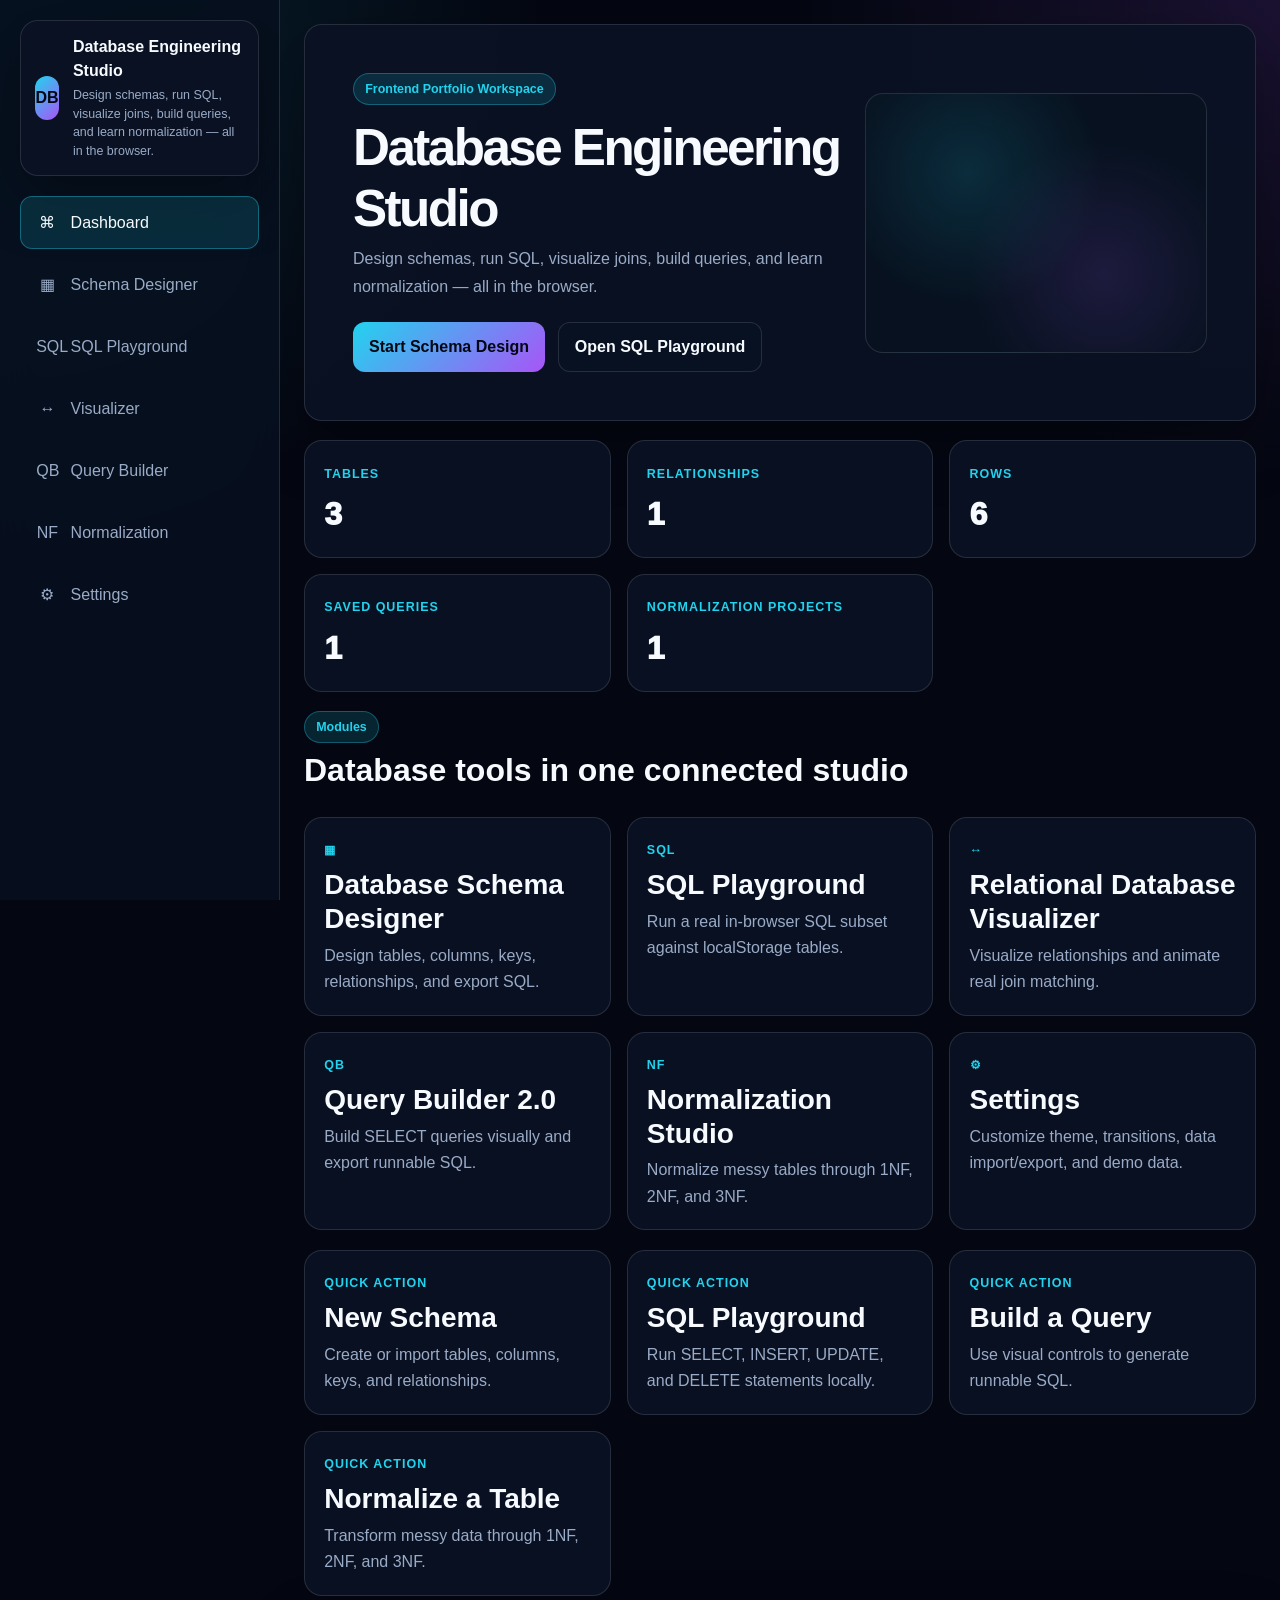
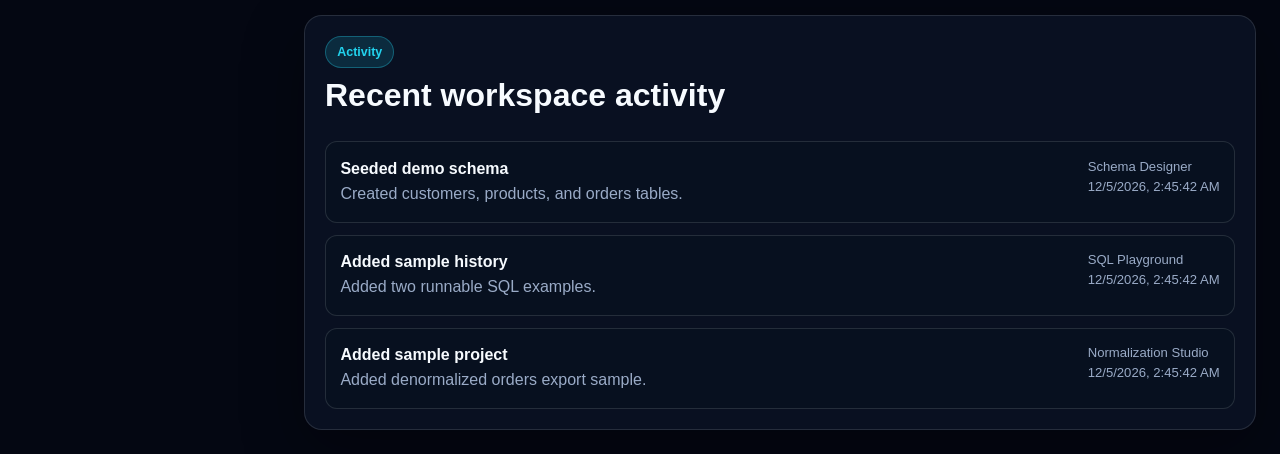
<file: index.html>
<!DOCTYPE html>
<html lang="en">

<head>
    <meta charset="UTF-8" />
    <meta name="viewport" content="width=device-width, initial-scale=1.0" />
    <title>Database Engineering Studio — Visual Schema Designer, SQL Playground & ER Diagram Tool</title>
    <link rel="icon" type="image/svg+xml" href="assets/favicon.svg" />
    <meta name="description" content="A browser-based database engineering toolkit featuring a visual schema designer, SQL playground, ER diagram visualizer, query builder, normalization studio, and dynamic workspace powered entirely by HTML, CSS, JavaScript, Bootstrap, jQuery, and localStorage." />
    <link rel="canonical" href="https://fazal305.github.io/database-engineering-studio/" />

    <meta property="og:type" content="website" />
    <meta property="og:url" content="https://fazal305.github.io/database-engineering-studio/" />
    <meta property="og:title" content="Database Engineering Studio — Visual Schema Designer, SQL Playground & ER Diagram Tool" />
    <meta property="og:description" content="A browser-based database engineering toolkit featuring a visual schema designer, SQL playground, ER diagram visualizer, query builder, normalization studio, and dynamic workspace powered entirely by HTML, CSS, JavaScript, Bootstrap, jQuery, and localStorage." />

    <meta name="twitter:card" content="summary_large_image" />
    <meta name="twitter:title" content="Database Engineering Studio — Visual Schema Designer, SQL Playground & ER Diagram Tool" />
    <meta name="twitter:description" content="A browser-based database engineering toolkit featuring a visual schema designer, SQL playground, ER diagram visualizer, query builder, normalization studio, and dynamic workspace powered entirely by HTML, CSS, JavaScript, Bootstrap, jQuery, and localStorage." />

    <link rel="preconnect" href="https://fonts.googleapis.com">
    <link rel="preconnect" href="https://fonts.gstatic.com" crossorigin>
    <link href="https://fonts.googleapis.com/css2?family=Albert+Sans:wght@400;600;700;800;900&display=swap" rel="stylesheet">

    <link href="https://cdn.jsdelivr.net/npm/bootstrap@5.3.3/dist/css/bootstrap.min.css" rel="stylesheet">
    <link rel="stylesheet" href="styles.css">
    <link rel="stylesheet" href="css/dashboard.css">
</head>

<body>
    <div id="app"></div>

    <script src="https://code.jquery.com/jquery-3.7.1.min.js"></script>
    <script src="https://cdn.jsdelivr.net/npm/bootstrap@5.3.3/dist/js/bootstrap.bundle.min.js"></script>
    <script src="js/shared.js"></script>
    <script src="js/dashboard.js"></script>
</body>

</html>
</file>
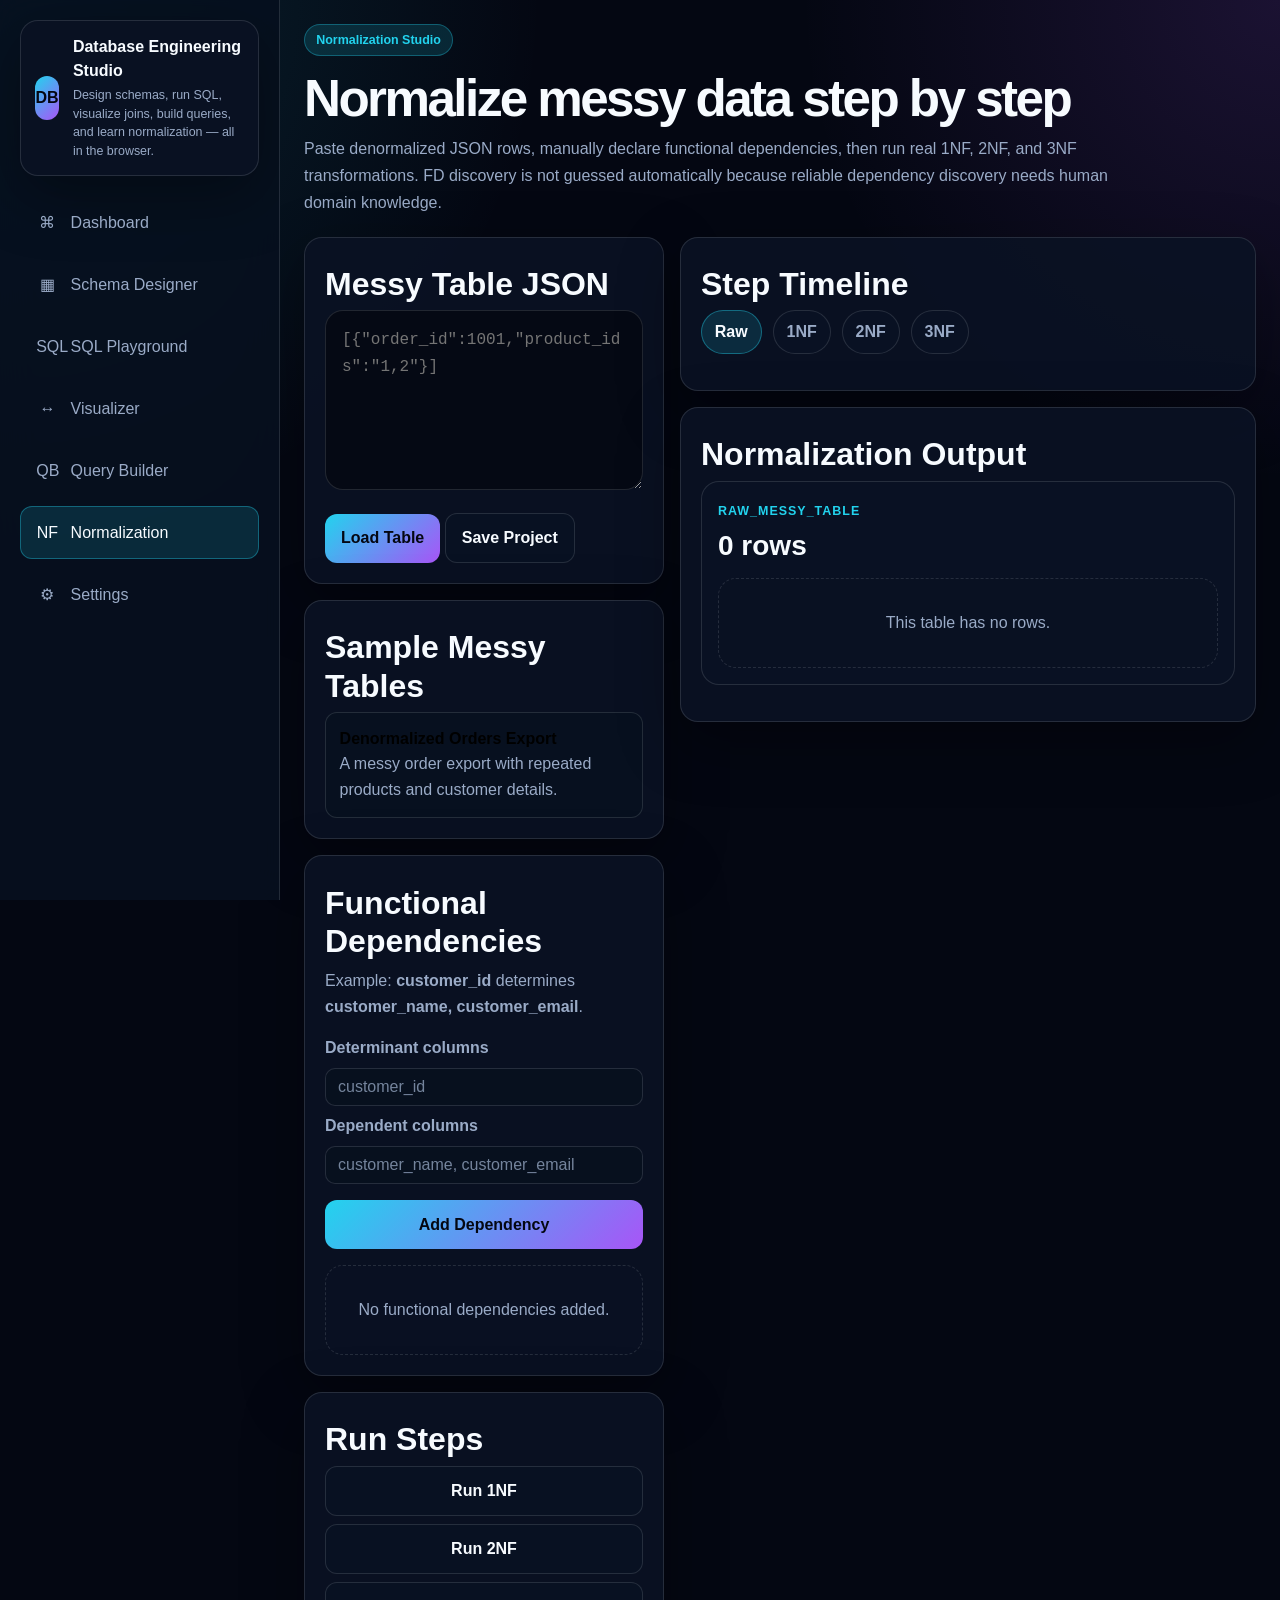
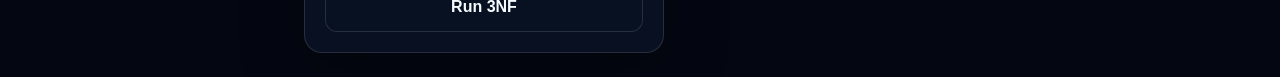
<file: normalization-studio.html>
<!DOCTYPE html>
<html lang="en">

<head>
    <meta charset="UTF-8" />
    <meta name="viewport" content="width=device-width, initial-scale=1.0" />
    <title>Normalization Studio — 1NF, 2NF & 3NF Practice | Database Engineering Studio</title>
    <link rel="icon" type="image/svg+xml" href="assets/favicon.svg" />
    <meta name="description" content="Practice database normalization in the browser: step through 1NF, 2NF, and 3NF transformations in the Normalization Studio, part of a database engineering toolkit built with HTML, CSS, JavaScript, Bootstrap, jQuery, and localStorage." />
    <link rel="canonical" href="https://fazal305.github.io/database-engineering-studio/normalization-studio.html" />

    <meta property="og:type" content="website" />
    <meta property="og:url" content="https://fazal305.github.io/database-engineering-studio/normalization-studio.html" />
    <meta property="og:title" content="Normalization Studio — 1NF, 2NF & 3NF Practice | Database Engineering Studio" />
    <meta property="og:description" content="Practice database normalization in the browser: step through 1NF, 2NF, and 3NF transformations in the Normalization Studio, part of a database engineering toolkit built with HTML, CSS, JavaScript, Bootstrap, jQuery, and localStorage." />

    <meta name="twitter:card" content="summary_large_image" />
    <meta name="twitter:title" content="Normalization Studio — 1NF, 2NF & 3NF Practice | Database Engineering Studio" />
    <meta name="twitter:description" content="Practice database normalization in the browser: step through 1NF, 2NF, and 3NF transformations in the Normalization Studio, part of a database engineering toolkit built with HTML, CSS, JavaScript, Bootstrap, jQuery, and localStorage." />

    <link rel="preconnect" href="https://fonts.googleapis.com">
    <link rel="preconnect" href="https://fonts.gstatic.com" crossorigin>
    <link href="https://fonts.googleapis.com/css2?family=Albert+Sans:wght@400;600;700;800;900&display=swap" rel="stylesheet">

    <link href="https://cdn.jsdelivr.net/npm/bootstrap@5.3.3/dist/css/bootstrap.min.css" rel="stylesheet">
    <link rel="stylesheet" href="styles.css">
    <link rel="stylesheet" href="css/normalization-studio.css">
</head>

<body>
    <div id="app"></div>

    <script src="https://code.jquery.com/jquery-3.7.1.min.js"></script>
    <script src="https://cdn.jsdelivr.net/npm/bootstrap@5.3.3/dist/js/bootstrap.bundle.min.js"></script>
    <script src="js/shared.js"></script>
    <script src="js/normalization-studio.js"></script>
</body>

</html>
</file>
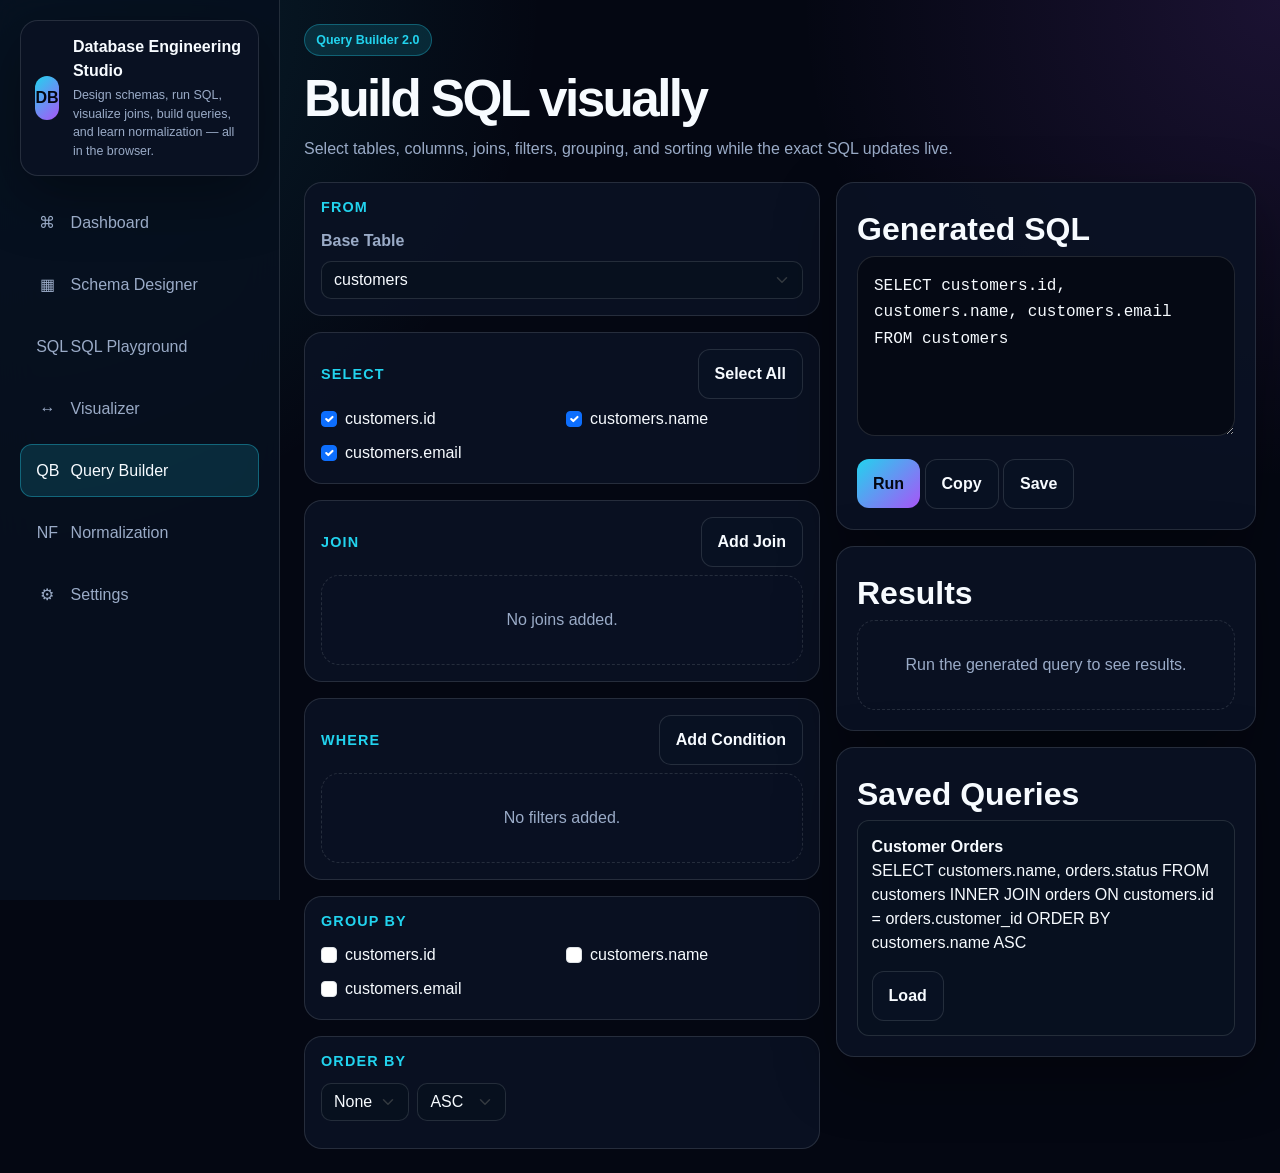
<file: query-builder.html>
<!DOCTYPE html>
<html lang="en">

<head>
    <meta charset="UTF-8" />
    <meta name="viewport" content="width=device-width, initial-scale=1.0" />
    <title>Query Builder 2.0 — Visual SQL Query Builder | Database Engineering Studio</title>
    <link rel="icon" type="image/svg+xml" href="assets/favicon.svg" />
    <meta name="description" content="Build SQL queries visually and see the exact statements they generate in Query Builder 2.0, part of a browser-based database engineering toolkit built with HTML, CSS, JavaScript, Bootstrap, jQuery, and localStorage." />
    <link rel="canonical" href="https://fazal305.github.io/database-engineering-studio/query-builder.html" />

    <meta property="og:type" content="website" />
    <meta property="og:url" content="https://fazal305.github.io/database-engineering-studio/query-builder.html" />
    <meta property="og:title" content="Query Builder 2.0 — Visual SQL Query Builder | Database Engineering Studio" />
    <meta property="og:description" content="Build SQL queries visually and see the exact statements they generate in Query Builder 2.0, part of a browser-based database engineering toolkit built with HTML, CSS, JavaScript, Bootstrap, jQuery, and localStorage." />

    <meta name="twitter:card" content="summary_large_image" />
    <meta name="twitter:title" content="Query Builder 2.0 — Visual SQL Query Builder | Database Engineering Studio" />
    <meta name="twitter:description" content="Build SQL queries visually and see the exact statements they generate in Query Builder 2.0, part of a browser-based database engineering toolkit built with HTML, CSS, JavaScript, Bootstrap, jQuery, and localStorage." />

    <link rel="preconnect" href="https://fonts.googleapis.com">
    <link rel="preconnect" href="https://fonts.gstatic.com" crossorigin>
    <link href="https://fonts.googleapis.com/css2?family=Albert+Sans:wght@400;600;700;800;900&display=swap" rel="stylesheet">

    <link href="https://cdn.jsdelivr.net/npm/bootstrap@5.3.3/dist/css/bootstrap.min.css" rel="stylesheet">
    <link rel="stylesheet" href="styles.css">
    <link rel="stylesheet" href="css/query-builder.css">
</head>

<body>
    <div id="app"></div>

    <script src="https://code.jquery.com/jquery-3.7.1.min.js"></script>
    <script src="https://cdn.jsdelivr.net/npm/bootstrap@5.3.3/dist/js/bootstrap.bundle.min.js"></script>
    <script src="js/shared.js"></script>
    <script src="js/query-builder.js"></script>
</body>

</html>
</file>
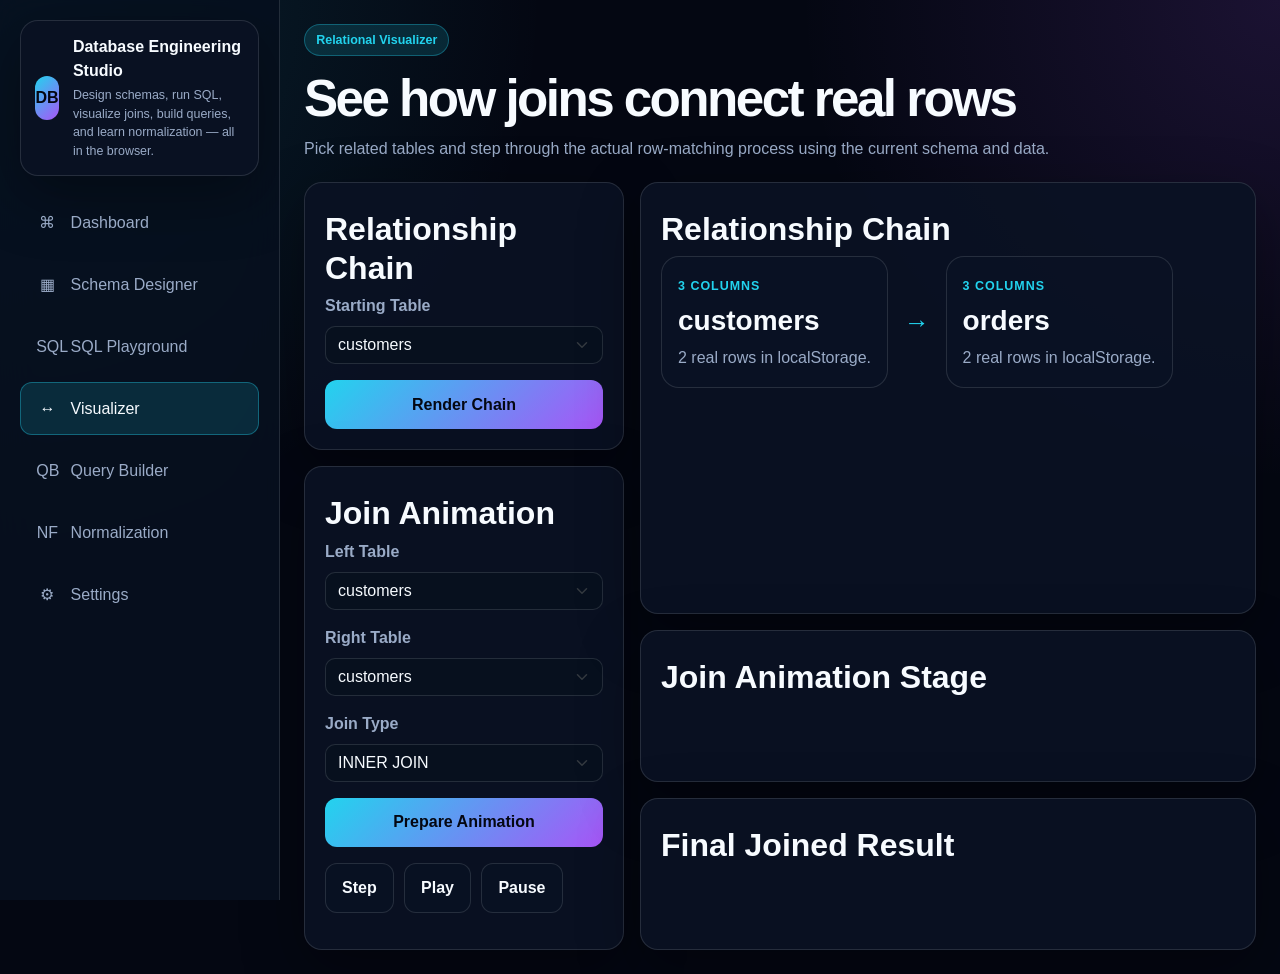
<file: relational-visualizer.html>
<!DOCTYPE html>
<html lang="en">

<head>
    <meta charset="UTF-8" />
    <meta name="viewport" content="width=device-width, initial-scale=1.0" />
    <title>Relational Visualizer — ER Diagram & Join Visualizer | Database Engineering Studio</title>
    <link rel="icon" type="image/svg+xml" href="assets/favicon.svg" />
    <meta name="description" content="Visualize how table joins connect rows with the Relational Visualizer, part of a browser-based database engineering toolkit featuring a visual schema designer, SQL playground, and query builder built with HTML, CSS, JavaScript, Bootstrap, jQuery, and localStorage." />
    <link rel="canonical" href="https://fazal305.github.io/database-engineering-studio/relational-visualizer.html" />

    <meta property="og:type" content="website" />
    <meta property="og:url" content="https://fazal305.github.io/database-engineering-studio/relational-visualizer.html" />
    <meta property="og:title" content="Relational Visualizer — ER Diagram & Join Visualizer | Database Engineering Studio" />
    <meta property="og:description" content="Visualize how table joins connect rows with the Relational Visualizer, part of a browser-based database engineering toolkit featuring a visual schema designer, SQL playground, and query builder built with HTML, CSS, JavaScript, Bootstrap, jQuery, and localStorage." />

    <meta name="twitter:card" content="summary_large_image" />
    <meta name="twitter:title" content="Relational Visualizer — ER Diagram & Join Visualizer | Database Engineering Studio" />
    <meta name="twitter:description" content="Visualize how table joins connect rows with the Relational Visualizer, part of a browser-based database engineering toolkit featuring a visual schema designer, SQL playground, and query builder built with HTML, CSS, JavaScript, Bootstrap, jQuery, and localStorage." />

    <link rel="preconnect" href="https://fonts.googleapis.com">
    <link rel="preconnect" href="https://fonts.gstatic.com" crossorigin>
    <link href="https://fonts.googleapis.com/css2?family=Albert+Sans:wght@400;600;700;800;900&display=swap" rel="stylesheet">

    <link href="https://cdn.jsdelivr.net/npm/bootstrap@5.3.3/dist/css/bootstrap.min.css" rel="stylesheet">
    <link rel="stylesheet" href="styles.css">
    <link rel="stylesheet" href="css/relational-visualizer.css">
</head>

<body>
    <div id="app"></div>

    <script src="https://code.jquery.com/jquery-3.7.1.min.js"></script>
    <script src="https://cdn.jsdelivr.net/npm/bootstrap@5.3.3/dist/js/bootstrap.bundle.min.js"></script>
    <script src="js/shared.js"></script>
    <script src="js/relational-visualizer.js"></script>
</body>

</html>
</file>
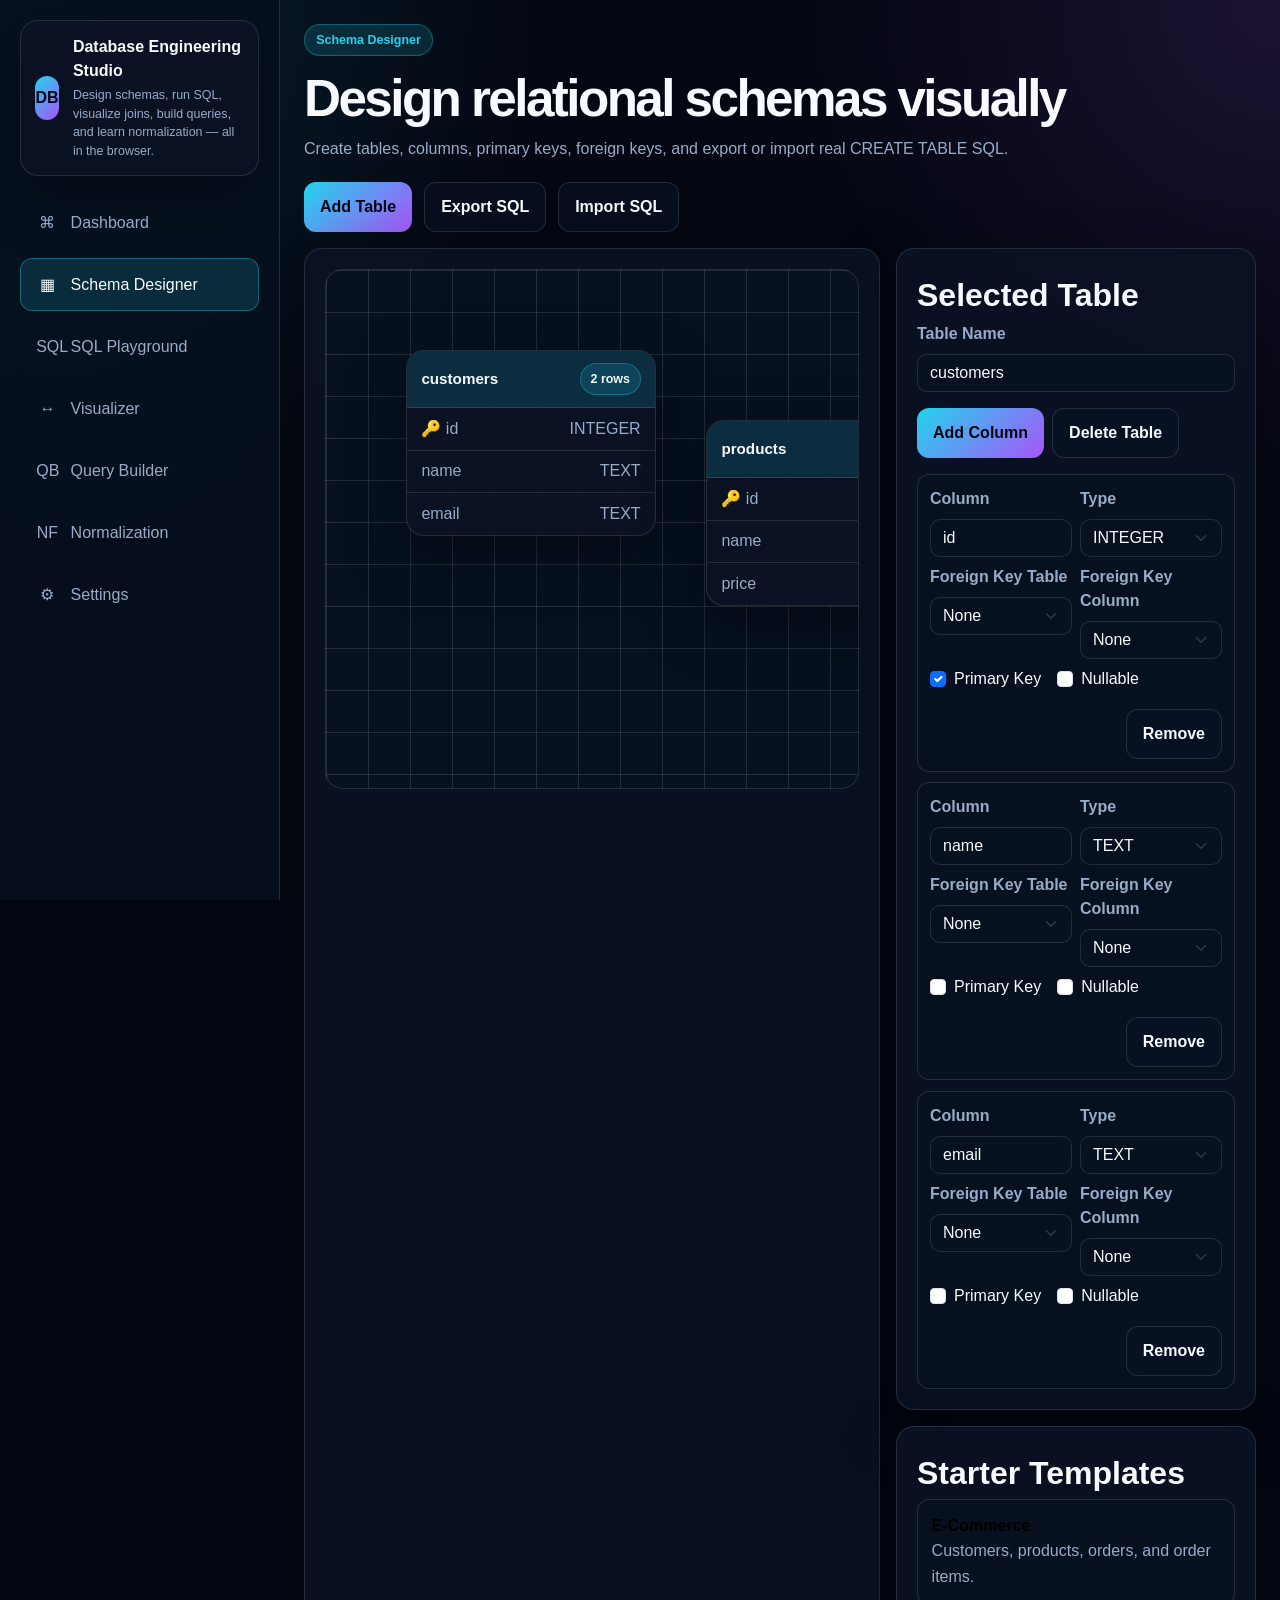
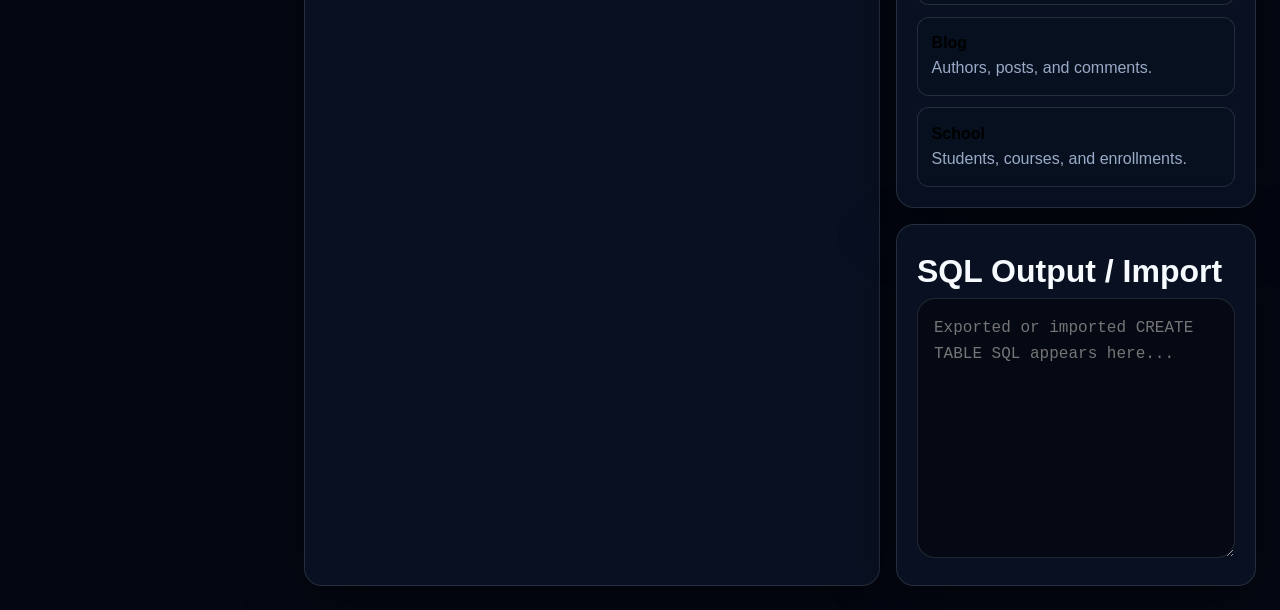
<file: schema-designer.html>
<!DOCTYPE html>
<html lang="en">

<head>
    <meta charset="UTF-8" />
    <meta name="viewport" content="width=device-width, initial-scale=1.0" />
    <title>Schema Designer — Visual Database Schema Tool | Database Engineering Studio</title>
    <link rel="icon" type="image/svg+xml" href="assets/favicon.svg" />
    <meta name="description" content="Design database schemas visually with tables, columns, primary keys, and foreign keys in the Schema Designer, part of a browser-based database engineering toolkit built with HTML, CSS, JavaScript, Bootstrap, jQuery, and localStorage." />
    <link rel="canonical" href="https://fazal305.github.io/database-engineering-studio/schema-designer.html" />

    <meta property="og:type" content="website" />
    <meta property="og:url" content="https://fazal305.github.io/database-engineering-studio/schema-designer.html" />
    <meta property="og:title" content="Schema Designer — Visual Database Schema Tool | Database Engineering Studio" />
    <meta property="og:description" content="Design database schemas visually with tables, columns, primary keys, and foreign keys in the Schema Designer, part of a browser-based database engineering toolkit built with HTML, CSS, JavaScript, Bootstrap, jQuery, and localStorage." />

    <meta name="twitter:card" content="summary_large_image" />
    <meta name="twitter:title" content="Schema Designer — Visual Database Schema Tool | Database Engineering Studio" />
    <meta name="twitter:description" content="Design database schemas visually with tables, columns, primary keys, and foreign keys in the Schema Designer, part of a browser-based database engineering toolkit built with HTML, CSS, JavaScript, Bootstrap, jQuery, and localStorage." />

    <link rel="preconnect" href="https://fonts.googleapis.com">
    <link rel="preconnect" href="https://fonts.gstatic.com" crossorigin>
    <link href="https://fonts.googleapis.com/css2?family=Albert+Sans:wght@400;600;700;800;900&display=swap" rel="stylesheet">

    <link href="https://cdn.jsdelivr.net/npm/bootstrap@5.3.3/dist/css/bootstrap.min.css" rel="stylesheet">
    <link rel="stylesheet" href="styles.css">
    <link rel="stylesheet" href="css/schema-designer.css">
</head>

<body>
    <div id="app"></div>

    <script src="https://code.jquery.com/jquery-3.7.1.min.js"></script>
    <script src="https://cdn.jsdelivr.net/npm/bootstrap@5.3.3/dist/js/bootstrap.bundle.min.js"></script>
    <script src="js/shared.js"></script>
    <script src="js/schema-designer.js"></script>
</body>

</html>
</file>
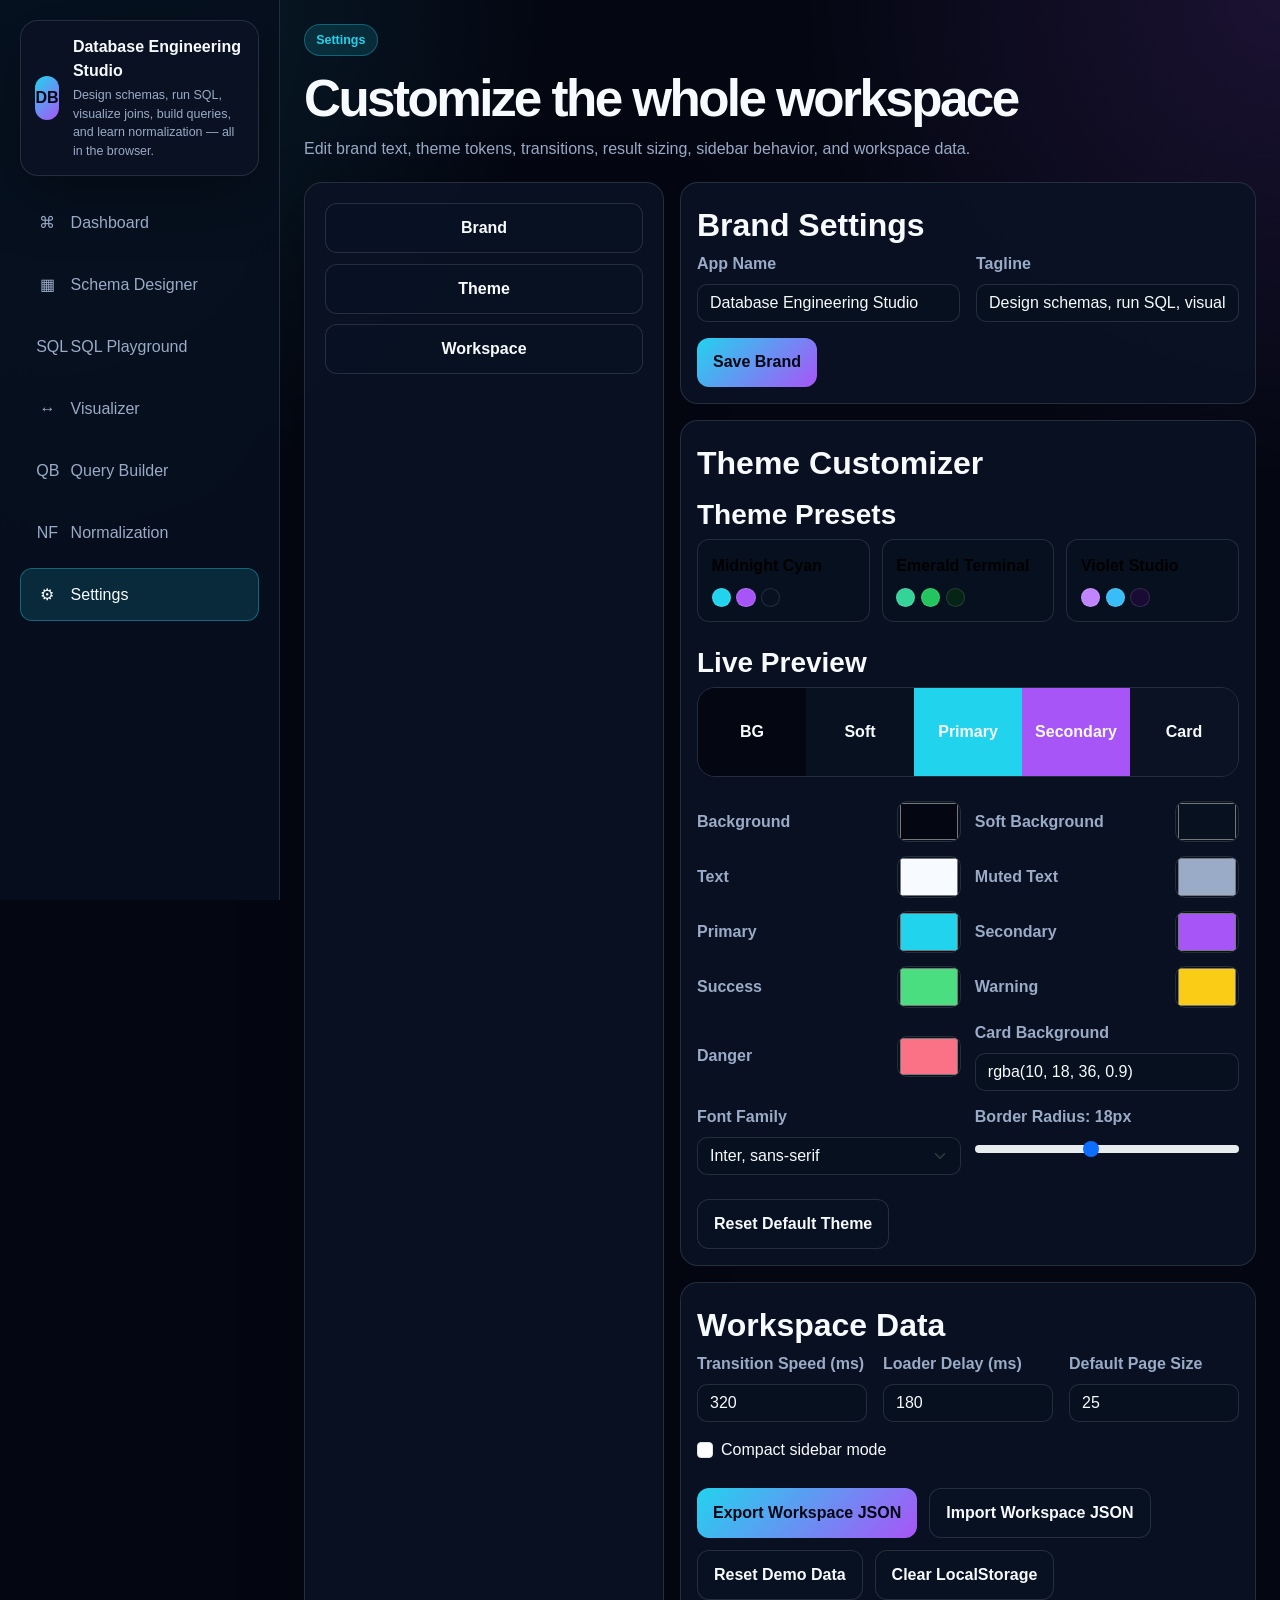
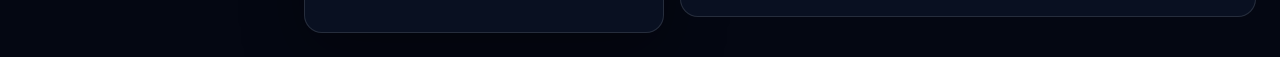
<file: settings.html>
<!DOCTYPE html>
<html lang="en">

<head>
    <meta charset="UTF-8" />
    <meta name="viewport" content="width=device-width, initial-scale=1.0" />
    <title>Settings — Theme & Workspace Configuration | Database Engineering Studio</title>
    <link rel="icon" type="image/svg+xml" href="assets/favicon.svg" />
    <meta name="description" content="Configure theme tokens, workspace data, and app behavior in Settings, part of a browser-based database engineering toolkit featuring a visual schema designer, SQL playground, and ER diagram visualizer built with HTML, CSS, JavaScript, Bootstrap, jQuery, and localStorage." />
    <link rel="canonical" href="https://fazal305.github.io/database-engineering-studio/settings.html" />

    <meta property="og:type" content="website" />
    <meta property="og:url" content="https://fazal305.github.io/database-engineering-studio/settings.html" />
    <meta property="og:title" content="Settings — Theme & Workspace Configuration | Database Engineering Studio" />
    <meta property="og:description" content="Configure theme tokens, workspace data, and app behavior in Settings, part of a browser-based database engineering toolkit featuring a visual schema designer, SQL playground, and ER diagram visualizer built with HTML, CSS, JavaScript, Bootstrap, jQuery, and localStorage." />

    <meta name="twitter:card" content="summary_large_image" />
    <meta name="twitter:title" content="Settings — Theme & Workspace Configuration | Database Engineering Studio" />
    <meta name="twitter:description" content="Configure theme tokens, workspace data, and app behavior in Settings, part of a browser-based database engineering toolkit featuring a visual schema designer, SQL playground, and ER diagram visualizer built with HTML, CSS, JavaScript, Bootstrap, jQuery, and localStorage." />

    <link rel="preconnect" href="https://fonts.googleapis.com">
    <link rel="preconnect" href="https://fonts.gstatic.com" crossorigin>
    <link href="https://fonts.googleapis.com/css2?family=Albert+Sans:wght@400;600;700;800;900&display=swap" rel="stylesheet">

    <link href="https://cdn.jsdelivr.net/npm/bootstrap@5.3.3/dist/css/bootstrap.min.css" rel="stylesheet">
    <link rel="stylesheet" href="styles.css">
    <link rel="stylesheet" href="css/settings.css">
</head>

<body>
    <div id="app"></div>

    <script src="https://code.jquery.com/jquery-3.7.1.min.js"></script>
    <script src="https://cdn.jsdelivr.net/npm/bootstrap@5.3.3/dist/js/bootstrap.bundle.min.js"></script>
    <script src="js/shared.js"></script>
    <script src="js/settings.js"></script>
</body>

</html>
</file>
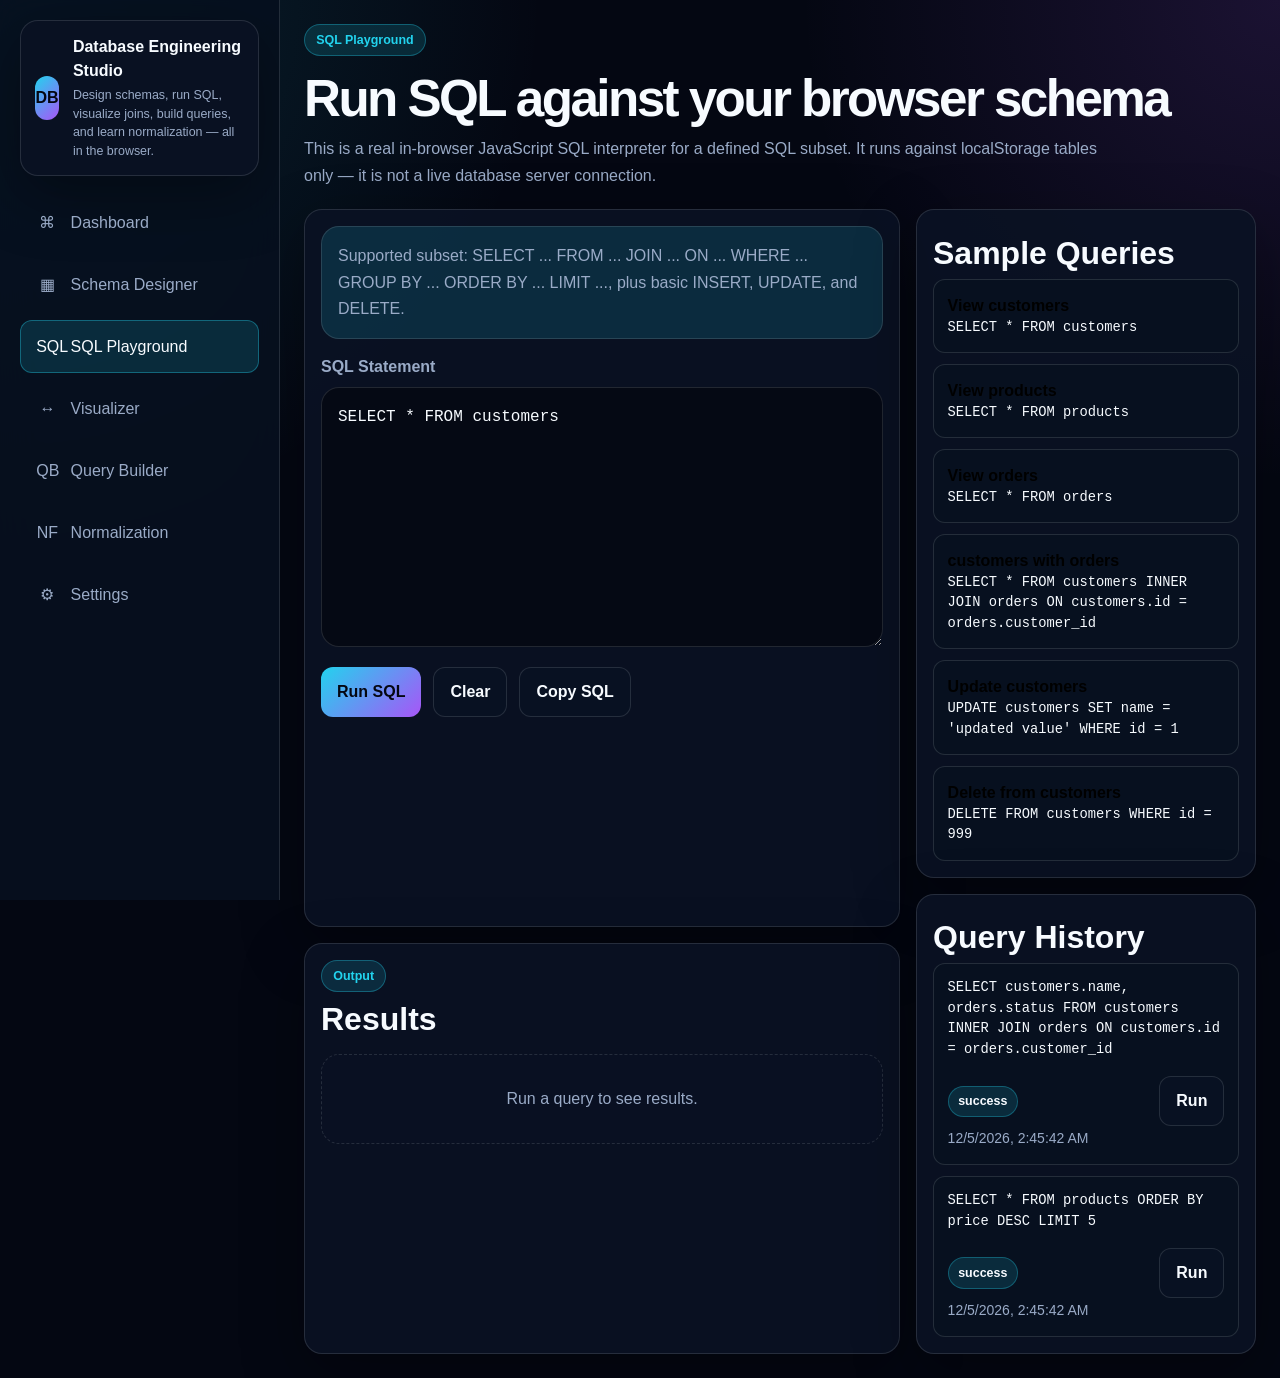
<file: sql-playground.html>
<!DOCTYPE html>
<html lang="en">

<head>
    <meta charset="UTF-8" />
    <meta name="viewport" content="width=device-width, initial-scale=1.0" />
    <title>SQL Playground — Run Real SQL in the Browser | Database Engineering Studio</title>
    <link rel="icon" type="image/svg+xml" href="assets/favicon.svg" />
    <meta name="description" content="Run real SQL against browser-stored tables in the SQL Playground, part of a database engineering toolkit featuring a visual schema designer, ER diagram visualizer, query builder, and normalization studio built with HTML, CSS, JavaScript, Bootstrap, jQuery, and localStorage." />
    <link rel="canonical" href="https://fazal305.github.io/database-engineering-studio/sql-playground.html" />

    <meta property="og:type" content="website" />
    <meta property="og:url" content="https://fazal305.github.io/database-engineering-studio/sql-playground.html" />
    <meta property="og:title" content="SQL Playground — Run Real SQL in the Browser | Database Engineering Studio" />
    <meta property="og:description" content="Run real SQL against browser-stored tables in the SQL Playground, part of a database engineering toolkit featuring a visual schema designer, ER diagram visualizer, query builder, and normalization studio built with HTML, CSS, JavaScript, Bootstrap, jQuery, and localStorage." />

    <meta name="twitter:card" content="summary_large_image" />
    <meta name="twitter:title" content="SQL Playground — Run Real SQL in the Browser | Database Engineering Studio" />
    <meta name="twitter:description" content="Run real SQL against browser-stored tables in the SQL Playground, part of a database engineering toolkit featuring a visual schema designer, ER diagram visualizer, query builder, and normalization studio built with HTML, CSS, JavaScript, Bootstrap, jQuery, and localStorage." />

    <link rel="preconnect" href="https://fonts.googleapis.com">
    <link rel="preconnect" href="https://fonts.gstatic.com" crossorigin>
    <link href="https://fonts.googleapis.com/css2?family=Albert+Sans:wght@400;600;700;800;900&display=swap" rel="stylesheet">

    <link href="https://cdn.jsdelivr.net/npm/bootstrap@5.3.3/dist/css/bootstrap.min.css" rel="stylesheet">
    <link rel="stylesheet" href="styles.css">
    <link rel="stylesheet" href="css/sql-playground.css">
</head>

<body>
    <div id="app"></div>

    <script src="https://code.jquery.com/jquery-3.7.1.min.js"></script>
    <script src="https://cdn.jsdelivr.net/npm/bootstrap@5.3.3/dist/js/bootstrap.bundle.min.js"></script>
    <script src="js/shared.js"></script>
    <script src="js/sql-playground.js"></script>
</body>

</html>
</file>
<file: styles.css>
:root {
  --bg: #040712;
  --bg-soft: #07111f;
  --card: rgba(10, 18, 36, 0.9);
  --text: #f7fbff;
  --muted: #9aabc7;
  --primary: #22d3ee;
  --secondary: #a855f7;
  --success: #4ade80;
  --warning: #facc15;
  --danger: #fb7185;
  --radius: 18px;
  --font-family: "Albert Sans", sans-serif;
  --shadow: 0 20px 60px rgba(0, 0, 0, 0.35);
  --border: color-mix(in srgb, var(--text) 12%, transparent);
  --primary-soft: color-mix(in srgb, var(--primary) 14%, transparent);
  --secondary-soft: color-mix(in srgb, var(--secondary) 14%, transparent);
  --danger-soft: color-mix(in srgb, var(--danger) 16%, transparent);
  --success-soft: color-mix(in srgb, var(--success) 14%, transparent);
  --warning-soft: color-mix(in srgb, var(--warning) 14%, transparent);
}

* {
  box-sizing: border-box;
}

html {
  scroll-behavior: smooth;
}

body {
  min-height: 100vh;
  margin: 0;
  background:
    radial-gradient(circle at top left, var(--primary-soft), transparent 34rem),
    radial-gradient(
      circle at top right,
      var(--secondary-soft),
      transparent 30rem
    ),
    var(--bg);
  color: var(--text);
  font-family: var(--font-family);
  overflow-x: hidden;
}

a {
  color: inherit;
  text-decoration: none;
}

button,
input,
select,
textarea {
  font: inherit;
}

button {
  border: 0;
}

.app-shell {
  min-height: 100vh;
  display: grid;
  grid-template-columns: 280px 1fr;
}

.sidebar {
  position: sticky;
  top: 0;
  height: 100vh;
  padding: 1.25rem;
  background: color-mix(in srgb, var(--bg-soft) 88%, transparent);
  border-right: 1px solid var(--border);
  backdrop-filter: blur(18px);
  z-index: 20;
  overflow-y: auto;
}

.sidebar-brand {
  display: flex;
  gap: 0.9rem;
  align-items: center;
  padding: 0.9rem;
  border: 1px solid var(--border);
  border-radius: var(--radius);
  background: var(--card);
  box-shadow: var(--shadow);
}

.brand-mark {
  width: 2.8rem;
  height: 2.8rem;
  display: grid;
  place-items: center;
  border-radius: calc(var(--radius) - 6px);
  background: linear-gradient(135deg, var(--primary), var(--secondary));
  color: var(--bg);
  font-weight: 900;
}

.brand-title {
  margin: 0;
  font-size: 1rem;
  font-weight: 800;
}

.brand-subtitle {
  margin: 0.15rem 0 0;
  color: var(--muted);
  font-size: 0.78rem;
}

.sidebar-nav {
  display: grid;
  gap: 0.55rem;
  margin-top: 1.25rem;
}

.nav-link {
  display: flex;
  align-items: center;
  gap: 0.75rem;
  padding: 0.85rem 0.95rem;
  border-radius: calc(var(--radius) - 6px);
  color: var(--muted);
  border: 1px solid transparent;
  transition: 180ms ease;
}

.nav-link:hover,
.nav-link.active {
  color: var(--text);
  background: var(--primary-soft);
  border-color: color-mix(in srgb, var(--primary) 36%, transparent);
}

.nav-icon {
  width: 1.4rem;
  text-align: center;
}

.main-content {
  min-width: 0;
  padding: 1.5rem;
}

.page-container {
  width: min(1480px, 100%);
  margin: 0 auto;
}

.page-header {
  display: flex;
  justify-content: space-between;
  gap: 1rem;
  align-items: flex-start;
  margin-bottom: 1.25rem;
}

.eyebrow {
  display: inline-flex;
  align-items: center;
  gap: 0.45rem;
  color: var(--primary);
  background: var(--primary-soft);
  border: 1px solid color-mix(in srgb, var(--primary) 32%, transparent);
  border-radius: 999px;
  padding: 0.35rem 0.7rem;
  font-size: 0.78rem;
  font-weight: 700;
}

.page-title {
  margin: 0.75rem 0 0.35rem;
  font-size: clamp(2rem, 4vw, 4rem);
  font-weight: 900;
  letter-spacing: -0.05em;
}

.page-description {
  max-width: 820px;
  margin: 0;
  color: var(--muted);
  line-height: 1.7;
}

.card-panel {
  background: var(--card);
  border: 1px solid var(--border);
  border-radius: var(--radius);
  box-shadow: var(--shadow);
}

.panel-padding {
  padding: 1.25rem;
}

.grid-auto {
  display: grid;
  grid-template-columns: repeat(auto-fit, minmax(min(260px, 100%), 1fr));
  gap: 1rem;
}

.stat-card,
.module-card,
.action-card {
  padding: 1.2rem;
  border-radius: var(--radius);
  background: var(--card);
  border: 1px solid var(--border);
  transition: 180ms ease;
}

.module-card:hover,
.action-card:hover,
.stat-card:hover {
  transform: translateY(-3px);
  border-color: color-mix(in srgb, var(--primary) 38%, transparent);
}

.card-kicker {
  color: var(--primary);
  font-size: 0.78rem;
  font-weight: 800;
  text-transform: uppercase;
  letter-spacing: 0.08em;
}

.card-title {
  margin: 0.45rem 0;
  font-weight: 850;
}

.card-text {
  color: var(--muted);
  line-height: 1.65;
}

.btn-app {
  display: inline-flex;
  align-items: center;
  justify-content: center;
  gap: 0.5rem;
  color: var(--bg);
  background: linear-gradient(135deg, var(--primary), var(--secondary));
  border-radius: calc(var(--radius) - 6px);
  padding: 0.78rem 1rem;
  font-weight: 850;
  transition: 180ms ease;
}

.btn-app:hover {
  transform: translateY(-2px);
  color: var(--bg);
  filter: brightness(1.08);
}

.btn-ghost {
  display: inline-flex;
  align-items: center;
  justify-content: center;
  gap: 0.5rem;
  color: var(--text);
  background: color-mix(in srgb, var(--card) 75%, transparent);
  border: 1px solid var(--border);
  border-radius: calc(var(--radius) - 6px);
  padding: 0.75rem 1rem;
  font-weight: 800;
  transition: 180ms ease;
}

.btn-ghost:hover {
  color: var(--text);
  border-color: color-mix(in srgb, var(--primary) 38%, transparent);
  background: var(--primary-soft);
}

.form-control,
.form-select {
  color: var(--text);
  background-color: color-mix(in srgb, var(--bg-soft) 86%, transparent);
  border: 1px solid var(--border);
  border-radius: calc(var(--radius) - 8px);
}

.form-control:focus,
.form-select:focus {
  color: var(--text);
  background-color: var(--bg-soft);
  border-color: var(--primary);
  box-shadow: 0 0 0 0.2rem var(--primary-soft);
}

.form-control::placeholder {
  color: color-mix(in srgb, var(--muted) 75%, transparent);
}

.form-label {
  color: var(--muted);
  font-weight: 800;
}

.table-wrap {
  max-width: 100%;
  overflow: auto;
  border: 1px solid var(--border);
  border-radius: var(--radius);
}

.app-table {
  width: 100%;
  margin: 0;
  color: var(--text);
  border-collapse: separate;
  border-spacing: 0;
}

.app-table th,
.app-table td {
  padding: 0.85rem;
  border-bottom: 1px solid var(--border);
  white-space: nowrap;
}

.app-table th {
  position: sticky;
  top: 0;
  z-index: 3;
  background: var(--bg-soft);
  color: var(--muted);
  font-size: 0.78rem;
  text-transform: uppercase;
  letter-spacing: 0.06em;
}

.app-table tr:last-child td {
  border-bottom: 0;
}

.badge-soft {
  display: inline-flex;
  align-items: center;
  gap: 0.35rem;
  padding: 0.35rem 0.6rem;
  border-radius: 999px;
  color: var(--text);
  background: var(--primary-soft);
  border: 1px solid color-mix(in srgb, var(--primary) 30%, transparent);
  font-weight: 800;
  font-size: 0.78rem;
}

.status-message {
  position: fixed;
  right: 1rem;
  bottom: 1rem;
  max-width: min(420px, calc(100vw - 2rem));
  z-index: 80;
  padding: 0.9rem 1rem;
  border-radius: calc(var(--radius) - 6px);
  background: var(--card);
  color: var(--text);
  border: 1px solid var(--border);
  box-shadow: var(--shadow);
}

.status-success {
  border-color: color-mix(in srgb, var(--success) 42%, transparent);
}

.status-warning {
  border-color: color-mix(in srgb, var(--warning) 42%, transparent);
}

.status-danger {
  border-color: color-mix(in srgb, var(--danger) 42%, transparent);
}

.empty-state {
  padding: 2rem;
  text-align: center;
  color: var(--muted);
  border: 1px dashed var(--border);
  border-radius: var(--radius);
  background: color-mix(in srgb, var(--card) 70%, transparent);
}

.code-box,
.sql-editor,
.sql-output {
  width: 100%;
  min-height: 180px;
  color: var(--text);
  background: color-mix(in srgb, var(--bg) 82%, var(--bg-soft));
  border: 1px solid var(--border);
  border-radius: var(--radius);
  padding: 1rem;
  font-family: ui-monospace, SFMono-Regular, Menlo, Consolas, monospace;
  line-height: 1.65;
}

.sql-output {
  min-height: 120px;
  overflow: auto;
}

.transition-overlay {
  position: fixed;
  inset: 0;
  display: grid;
  place-items: center;
  background: var(--bg);
  color: var(--text);
  opacity: 1;
  visibility: visible;
  z-index: 9999;
  transition:
    opacity 240ms ease,
    visibility 240ms ease;
}

.transition-overlay.hidden {
  opacity: 0;
  visibility: hidden;
  pointer-events: none;
}

.loader-card {
  display: none;
  text-align: center;
  padding: 1.5rem;
  border-radius: var(--radius);
  background: var(--card);
  border: 1px solid var(--border);
}

.transition-overlay.show-loader .loader-card {
  display: block;
}

.loader-ring {
  width: 3rem;
  height: 3rem;
  margin: 0 auto 1rem;
  border-radius: 50%;
  border: 0.25rem solid var(--primary-soft);
  border-top-color: var(--primary);
  animation: loaderSpin 800ms linear infinite;
}

.loader-text {
  margin: 0;
  color: var(--muted);
  font-weight: 800;
}

@keyframes loaderSpin {
  to {
    transform: rotate(360deg);
  }
}

.er-canvas,
.visual-canvas {
  position: relative;
  min-height: 520px;
  overflow: auto;
  border-radius: var(--radius);
  border: 1px solid var(--border);
  background:
    linear-gradient(var(--border) 1px, transparent 1px),
    linear-gradient(90deg, var(--border) 1px, transparent 1px),
    color-mix(in srgb, var(--bg-soft) 85%, transparent);
  background-size: 42px 42px;
}

.table-node {
  position: absolute;
  min-width: 250px;
  border-radius: var(--radius);
  background: var(--card);
  border: 1px solid var(--border);
  box-shadow: var(--shadow);
  overflow: hidden;
}

.table-node-header {
  display: flex;
  justify-content: space-between;
  gap: 0.75rem;
  align-items: center;
  padding: 0.75rem 0.9rem;
  background: var(--primary-soft);
  border-bottom: 1px solid var(--border);
  cursor: grab;
}

.table-node-title {
  margin: 0;
  font-size: 0.95rem;
  font-weight: 900;
}

.column-row {
  display: flex;
  justify-content: space-between;
  gap: 0.75rem;
  padding: 0.55rem 0.9rem;
  border-bottom: 1px solid var(--border);
  color: var(--muted);
}

.column-row:last-child {
  border-bottom: 0;
}

.relationship-svg {
  position: absolute;
  inset: 0;
  width: 100%;
  height: 100%;
  pointer-events: none;
}

.relationship-line {
  stroke: var(--primary);
  stroke-width: 2;
  fill: none;
  marker-end: url(#arrowHead);
}

.timeline {
  display: grid;
  gap: 1rem;
}

.timeline-step {
  padding: 1rem;
  border-radius: var(--radius);
  border: 1px solid var(--border);
  background: var(--card);
}

.highlight-current {
  outline: 2px solid var(--primary);
  background: var(--primary-soft);
}

.highlight-match {
  outline: 2px solid var(--success);
  background: var(--success-soft);
}

.highlight-unmatched {
  outline: 2px solid var(--danger);
  background: var(--danger-soft);
}

@media (max-width: 992px) {
  .app-shell {
    grid-template-columns: 1fr;
  }

  .sidebar {
    position: relative;
    height: auto;
  }

  .sidebar-nav {
    grid-template-columns: repeat(auto-fit, minmax(190px, 1fr));
  }

  .main-content {
    padding: 1rem;
  }

  .page-header {
    flex-direction: column;
  }
}

@media (max-width: 576px) {
  .sidebar,
  .main-content {
    padding: 0.85rem;
  }

  .sidebar-brand {
    align-items: flex-start;
  }

  .grid-auto {
    grid-template-columns: 1fr;
  }

  .btn-app,
  .btn-ghost {
    width: 100%;
  }
}
</file>
<file: css/dashboard.css>
.hero-panel {
  padding: clamp(1.5rem, 4vw, 3rem);
  overflow: hidden;
}

.hero-actions {
  display: flex;
  flex-wrap: wrap;
  gap: 0.8rem;
  margin-top: 1.4rem;
}

.hero-glow {
  min-height: 260px;
  border-radius: var(--radius);
  background:
    radial-gradient(circle at 30% 30%, var(--primary-soft), transparent 45%),
    radial-gradient(circle at 70% 70%, var(--secondary-soft), transparent 45%),
    var(--bg-soft);
  border: 1px solid var(--border);
}

.dashboard-section {
  margin-top: 1.2rem;
}

.stat-number {
  margin: 0.35rem 0 0;
  font-size: 2rem;
  font-weight: 950;
  color: var(--text);
}

.activity-list {
  display: grid;
  gap: 0.75rem;
}

.activity-item {
  display: flex;
  justify-content: space-between;
  gap: 1rem;
  padding: 0.9rem;
  border-radius: calc(var(--radius) - 6px);
  background: color-mix(in srgb, var(--bg-soft) 72%, transparent);
  border: 1px solid var(--border);
}

.activity-meta {
  color: var(--muted);
  font-size: 0.82rem;
}
</file>
<file: css/normalization-studio.css>
.normalization-layout {
  display: grid;
  grid-template-columns: 360px minmax(0, 1fr);
  gap: 1rem;
}

.normalization-controls {
  display: grid;
  gap: 1rem;
  align-content: start;
}

.fd-list {
  display: grid;
  gap: 0.65rem;
}

.fd-item {
  padding: 0.75rem;
  border-radius: calc(var(--radius) - 6px);
  border: 1px solid var(--border);
  background: color-mix(in srgb, var(--bg-soft) 72%, transparent);
}

.norm-step-grid {
  display: grid;
  grid-template-columns: 1fr 1fr;
  gap: 1rem;
}

.norm-table-card {
  padding: 1rem;
  border-radius: var(--radius);
  background: var(--card);
  border: 1px solid var(--border);
}

.timeline-pills {
  display: flex;
  flex-wrap: wrap;
  gap: 0.7rem;
  margin-bottom: 1rem;
}

.timeline-pill {
  padding: 0.55rem 0.8rem;
  border-radius: 999px;
  border: 1px solid var(--border);
  background: var(--card);
  color: var(--muted);
  font-weight: 850;
}

.timeline-pill.active {
  color: var(--text);
  background: var(--primary-soft);
  border-color: color-mix(in srgb, var(--primary) 38%, transparent);
}

.sample-table-card {
  padding: 0.85rem;
  border-radius: calc(var(--radius) - 6px);
  border: 1px solid var(--border);
  background: color-mix(in srgb, var(--bg-soft) 72%, transparent);
  cursor: pointer;
}

.sample-table-card:hover {
  border-color: color-mix(in srgb, var(--primary) 42%, transparent);
}

@media (max-width: 1120px) {
  .normalization-layout,
  .norm-step-grid {
    grid-template-columns: 1fr;
  }
}
</file>
<file: css/query-builder.css>
.builder-layout {
  display: grid;
  grid-template-columns: minmax(0, 1fr) 420px;
  gap: 1rem;
}

.builder-form {
  display: grid;
  gap: 1rem;
}

.clause-panel {
  padding: 1rem;
  border-radius: var(--radius);
  background: var(--card);
  border: 1px solid var(--border);
}

.clause-title {
  margin: 0 0 0.8rem;
  color: var(--primary);
  font-size: 0.9rem;
  font-weight: 900;
  text-transform: uppercase;
  letter-spacing: 0.08em;
}

.checkbox-grid {
  display: grid;
  grid-template-columns: repeat(auto-fit, minmax(180px, 1fr));
  gap: 0.5rem;
}

.builder-row {
  display: grid;
  grid-template-columns: repeat(5, 1fr) auto;
  gap: 0.5rem;
  align-items: end;
  margin-bottom: 0.65rem;
}

.sql-preview {
  position: sticky;
  top: 1rem;
  display: grid;
  gap: 1rem;
  align-content: start;
}

.saved-query-list {
  display: grid;
  gap: 0.65rem;
}

.saved-query-card {
  padding: 0.85rem;
  border-radius: calc(var(--radius) - 6px);
  border: 1px solid var(--border);
  background: color-mix(in srgb, var(--bg-soft) 72%, transparent);
}

@media (max-width: 1200px) {
  .builder-layout {
    grid-template-columns: 1fr;
  }

  .sql-preview {
    position: relative;
    top: auto;
  }
}

@media (max-width: 760px) {
  .builder-row {
    grid-template-columns: 1fr;
  }
}
</file>
<file: css/relational-visualizer.css>
.visualizer-layout {
  display: grid;
  grid-template-columns: 320px minmax(0, 1fr);
  gap: 1rem;
}

.visualizer-controls {
  display: grid;
  gap: 1rem;
  align-content: start;
}

.relationship-chain {
  min-height: 280px;
}

.join-stage {
  display: grid;
  grid-template-columns: 1fr 1fr;
  gap: 1rem;
}

.join-table-card {
  padding: 1rem;
  border-radius: var(--radius);
  background: var(--card);
  border: 1px solid var(--border);
}

.join-row {
  padding: 0.65rem;
  margin-bottom: 0.5rem;
  border-radius: calc(var(--radius) - 8px);
  border: 1px solid var(--border);
  background: color-mix(in srgb, var(--bg-soft) 72%, transparent);
  font-family: ui-monospace, SFMono-Regular, Menlo, Consolas, monospace;
  font-size: 0.85rem;
}

.animation-controls {
  display: flex;
  flex-wrap: wrap;
  gap: 0.65rem;
  margin: 1rem 0;
}

.chain-node {
  padding: 1rem;
  border-radius: var(--radius);
  background: var(--card);
  border: 1px solid var(--border);
}

.chain-arrow {
  display: grid;
  place-items: center;
  color: var(--primary);
  font-weight: 900;
  font-size: 1.6rem;
}

@media (max-width: 1100px) {
  .visualizer-layout,
  .join-stage {
    grid-template-columns: 1fr;
  }
}
</file>
<file: css/schema-designer.css>
.schema-toolbar {
  display: flex;
  flex-wrap: wrap;
  gap: 0.75rem;
  margin-bottom: 1rem;
}

.schema-layout {
  display: grid;
  grid-template-columns: minmax(0, 1fr) 360px;
  gap: 1rem;
}

.schema-side {
  display: grid;
  gap: 1rem;
  align-content: start;
}

.column-editor {
  display: grid;
  gap: 0.65rem;
}

.column-editor-row {
  padding: 0.75rem;
  border-radius: calc(var(--radius) - 6px);
  background: color-mix(in srgb, var(--bg-soft) 72%, transparent);
  border: 1px solid var(--border);
}

.schema-mini-actions {
  display: flex;
  flex-wrap: wrap;
  gap: 0.5rem;
}

.schema-sql-box {
  min-height: 260px;
}

.template-grid {
  display: grid;
  gap: 0.7rem;
}

.template-card {
  padding: 0.85rem;
  border-radius: calc(var(--radius) - 6px);
  border: 1px solid var(--border);
  background: color-mix(in srgb, var(--bg-soft) 72%, transparent);
  cursor: pointer;
}

.template-card:hover {
  border-color: color-mix(in srgb, var(--primary) 42%, transparent);
}

@media (max-width: 1180px) {
  .schema-layout {
    grid-template-columns: 1fr;
  }
}
</file>
<file: css/settings.css>
.settings-layout {
  display: grid;
  grid-template-columns: 360px minmax(0, 1fr);
  gap: 1rem;
}

.settings-nav {
  display: grid;
  gap: 0.65rem;
  align-content: start;
}

.settings-section {
  padding: 1rem;
  border-radius: var(--radius);
  background: var(--card);
  border: 1px solid var(--border);
  margin-bottom: 1rem;
}

.theme-grid {
  display: grid;
  grid-template-columns: repeat(auto-fit, minmax(210px, 1fr));
  gap: 0.85rem;
}

.color-control {
  display: grid;
  grid-template-columns: 1fr 4rem;
  gap: 0.65rem;
  align-items: center;
}

.color-control input[type="color"] {
  width: 100%;
  height: 2.6rem;
  border: 1px solid var(--border);
  border-radius: calc(var(--radius) - 8px);
  background: var(--bg-soft);
}

.preset-grid {
  display: grid;
  grid-template-columns: repeat(auto-fit, minmax(160px, 1fr));
  gap: 0.75rem;
}

.preset-card {
  padding: 0.85rem;
  border-radius: calc(var(--radius) - 6px);
  border: 1px solid var(--border);
  background: color-mix(in srgb, var(--bg-soft) 72%, transparent);
  cursor: pointer;
}

.preset-swatches {
  display: flex;
  gap: 0.35rem;
  margin-top: 0.65rem;
}

.preset-swatch {
  width: 1.2rem;
  height: 1.2rem;
  border-radius: 999px;
  border: 1px solid var(--border);
  background: var(--primary);
}

.preview-strip {
  display: grid;
  grid-template-columns: repeat(5, 1fr);
  min-height: 90px;
  overflow: hidden;
  border-radius: var(--radius);
  border: 1px solid var(--border);
}

.preview-block {
  display: grid;
  place-items: center;
  color: var(--text);
  font-weight: 900;
}

.workspace-actions {
  display: flex;
  flex-wrap: wrap;
  gap: 0.75rem;
}

@media (max-width: 1050px) {
  .settings-layout {
    grid-template-columns: 1fr;
  }
}
</file>
<file: css/sql-playground.css>
.sql-layout {
  display: grid;
  grid-template-columns: minmax(0, 1fr) 340px;
  gap: 1rem;
}

.sql-editor-panel,
.sql-results-panel,
.sql-history-panel {
  padding: 1rem;
}

.sql-editor {
  min-height: 260px;
  resize: vertical;
}

.sql-actions {
  display: flex;
  flex-wrap: wrap;
  gap: 0.75rem;
  margin-top: 0.8rem;
}

.sql-help {
  color: var(--muted);
  line-height: 1.65;
  padding: 1rem;
  border-radius: var(--radius);
  border: 1px solid var(--border);
  background: var(--primary-soft);
}

.history-list,
.sample-query-list {
  display: grid;
  gap: 0.7rem;
}

.history-item,
.sample-query-item {
  padding: 0.85rem;
  border-radius: calc(var(--radius) - 6px);
  border: 1px solid var(--border);
  background: color-mix(in srgb, var(--bg-soft) 72%, transparent);
}

.history-query {
  font-family: ui-monospace, SFMono-Regular, Menlo, Consolas, monospace;
  color: var(--text);
  font-size: 0.86rem;
}

.result-summary {
  color: var(--muted);
  margin-bottom: 0.75rem;
}

@media (max-width: 1100px) {
  .sql-layout {
    grid-template-columns: 1fr;
  }
}
</file>
